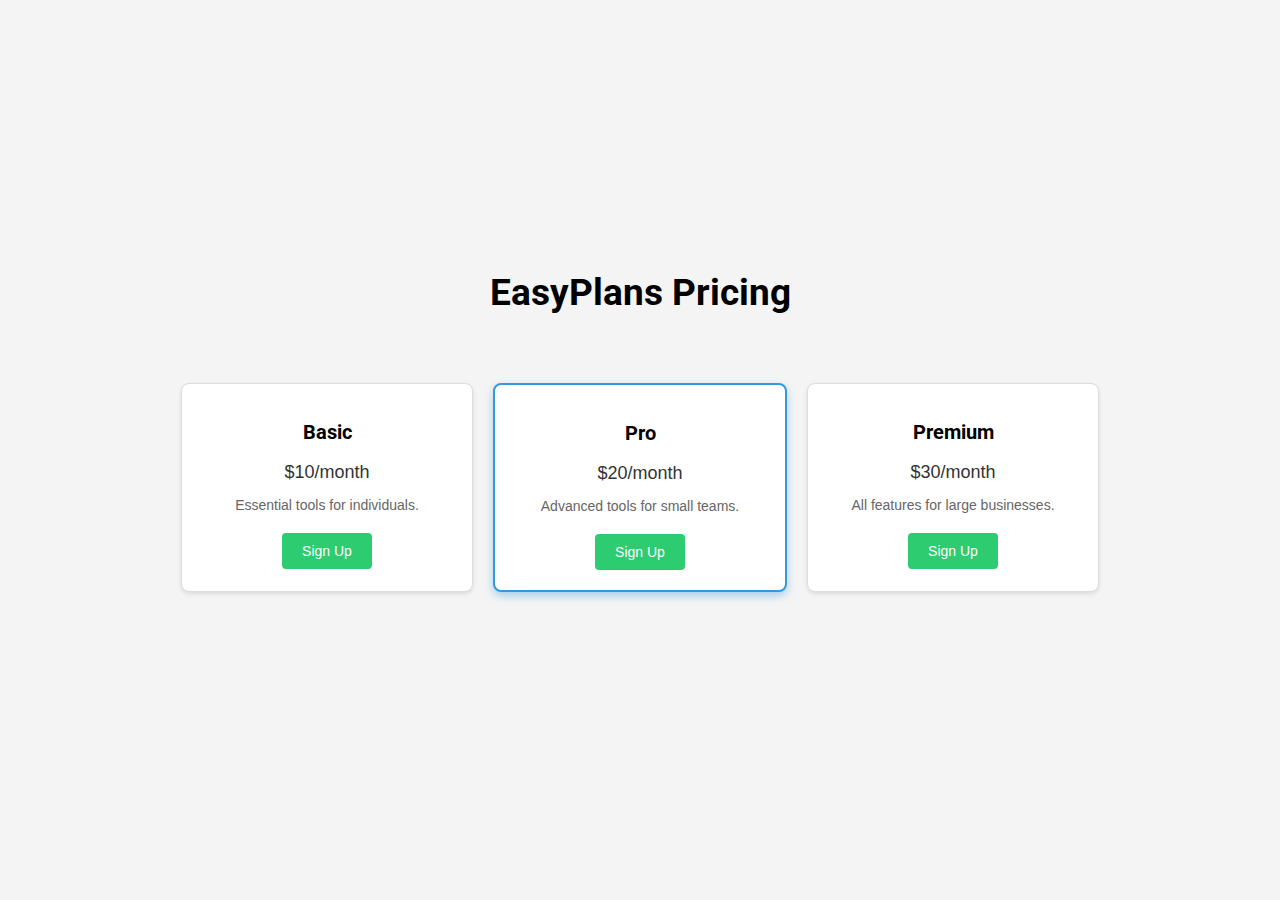
<file: index.html>
<!DOCTYPE html>
<html lang="en">
<head>
  <meta charset="UTF-8">
  <meta name="viewport" content="width=device-width, initial-scale=1.0">
  <title>EasyPlans Pricing</title>
  <link href="https://fonts.googleapis.com/css2?family=Roboto:wght@400;700&display=swap" rel="stylesheet"> <!-- إضافة رابط الخط -->
  <link rel="stylesheet" href="styles.css">
</head>
<body>
  <div class="container">
    <h1>EasyPlans Pricing</h1>
    <div class="pricing-container">
      <div class="plan-card">
        <h2 class="plan-title">Basic</h2>
        <p class="plan-price">$10/month</p>
        <p class="plan-description">Essential tools for individuals.</p>
        <a href="Sign Up.html "target="_blank"><button class="signup-btn">Sign Up</button></a>

      </div>
      <div class="plan-card pro-card">
        <h2 class="plan-title">Pro</h2>
        <p class="plan-price">$20/month</p>
        <p class="plan-description">Advanced tools for small teams.</p>
        <a href="Sign Up.html "target="_blank"><button class="signup-btn">Sign Up</button></a>

      </div>
      <div class="plan-card">
        <h2 class="plan-title">Premium</h2>
        <p class="plan-price">$30/month</p>
        <p class="plan-description">All features for large businesses.</p>
        <a href="Sign Up.html "target="_blank"><button class="signup-btn">Sign Up</button></a>
      </div>
    </div>
  </div>

  <script>
    window.onload = function() {
      const proCard = document.querySelector('.pro-card');
      proCard.classList.add('pro-highlight');
    };
  </script>
</body>
</html>
</file>
<file: styles.css>
body {
  font-family: Arial, sans-serif;
  margin: 0;
  padding: 0;
  background-color: #f4f4f4;
  display: flex;
  justify-content: center;
  align-items: center;
  height: 100vh;
}

.container {
  text-align: center;
  padding: 20px;
}

h1 {
  font-family: 'Roboto', sans-serif;
  font-size: 37px;
  margin-bottom: 69px;
  margin-top: -37px;
}

.pricing-container {
  display: flex;
  gap: 20px;
  flex-wrap: wrap;
  justify-content: center;
}

.plan-card {
  background: #fff;
  border: 1px solid #ddd;
  border-radius: 8px;
  width: 250px;
  padding: 20px;
  text-align: center;
  box-shadow: 0 2px 4px rgba(0, 0, 0, 0.1);
  transition: transform 0.3s ease, box-shadow 0.3s ease;
}

.plan-card:hover {
  transform: translateY(-5px);
  box-shadow: 0 6px 12px rgba(0, 0, 0, 0.2);
}


.pro-card:hover {
  box-shadow: 0 8px 16px rgba(52, 152, 219, 0.6);
}


.pro-highlight {
  border: 2px solid #3498DB;
  box-shadow: 0 4px 8px rgba(52, 152, 219, 0.4);
}

.plan-title {
  font-family: 'Roboto', sans-serif;
  font-size: 20px;
  margin-bottom: 10px;
}

.plan-price {
  font-family: Arial, sans-serif;
  font-size: 18px;
  color: #333;
  margin-bottom: 10px;
}

.plan-description {
  font-size: 14px;
  color: #666;
  margin-bottom: 20px;
}

.signup-btn {
  background-color: #2ECC71;
  color: #fff;
  border: none;
  border-radius: 4px;
  padding: 10px 20px;
  cursor: pointer;
  transition: background-color 0.3s ease;
  font-size: 14px;
}

.signup-btn:hover {
  background-color: #27ae60;
}
@keyframes highlightEffect {
  0% {
    transform: scale(1);
  }
  100% {
    transform: scale(1.05);
  }
}

.pro-highlight {
  border: 2px solid #3498DB;
  box-shadow: 0 4px 8px rgba(52, 152, 219, 0.4);
  animation: highlightEffect 1s ease-in-out infinite alternate;
}


@media screen and (max-width: 600px) {
  .pricing-container {
    flex-direction: column;
    gap: 10px;
  }
}
</file>
